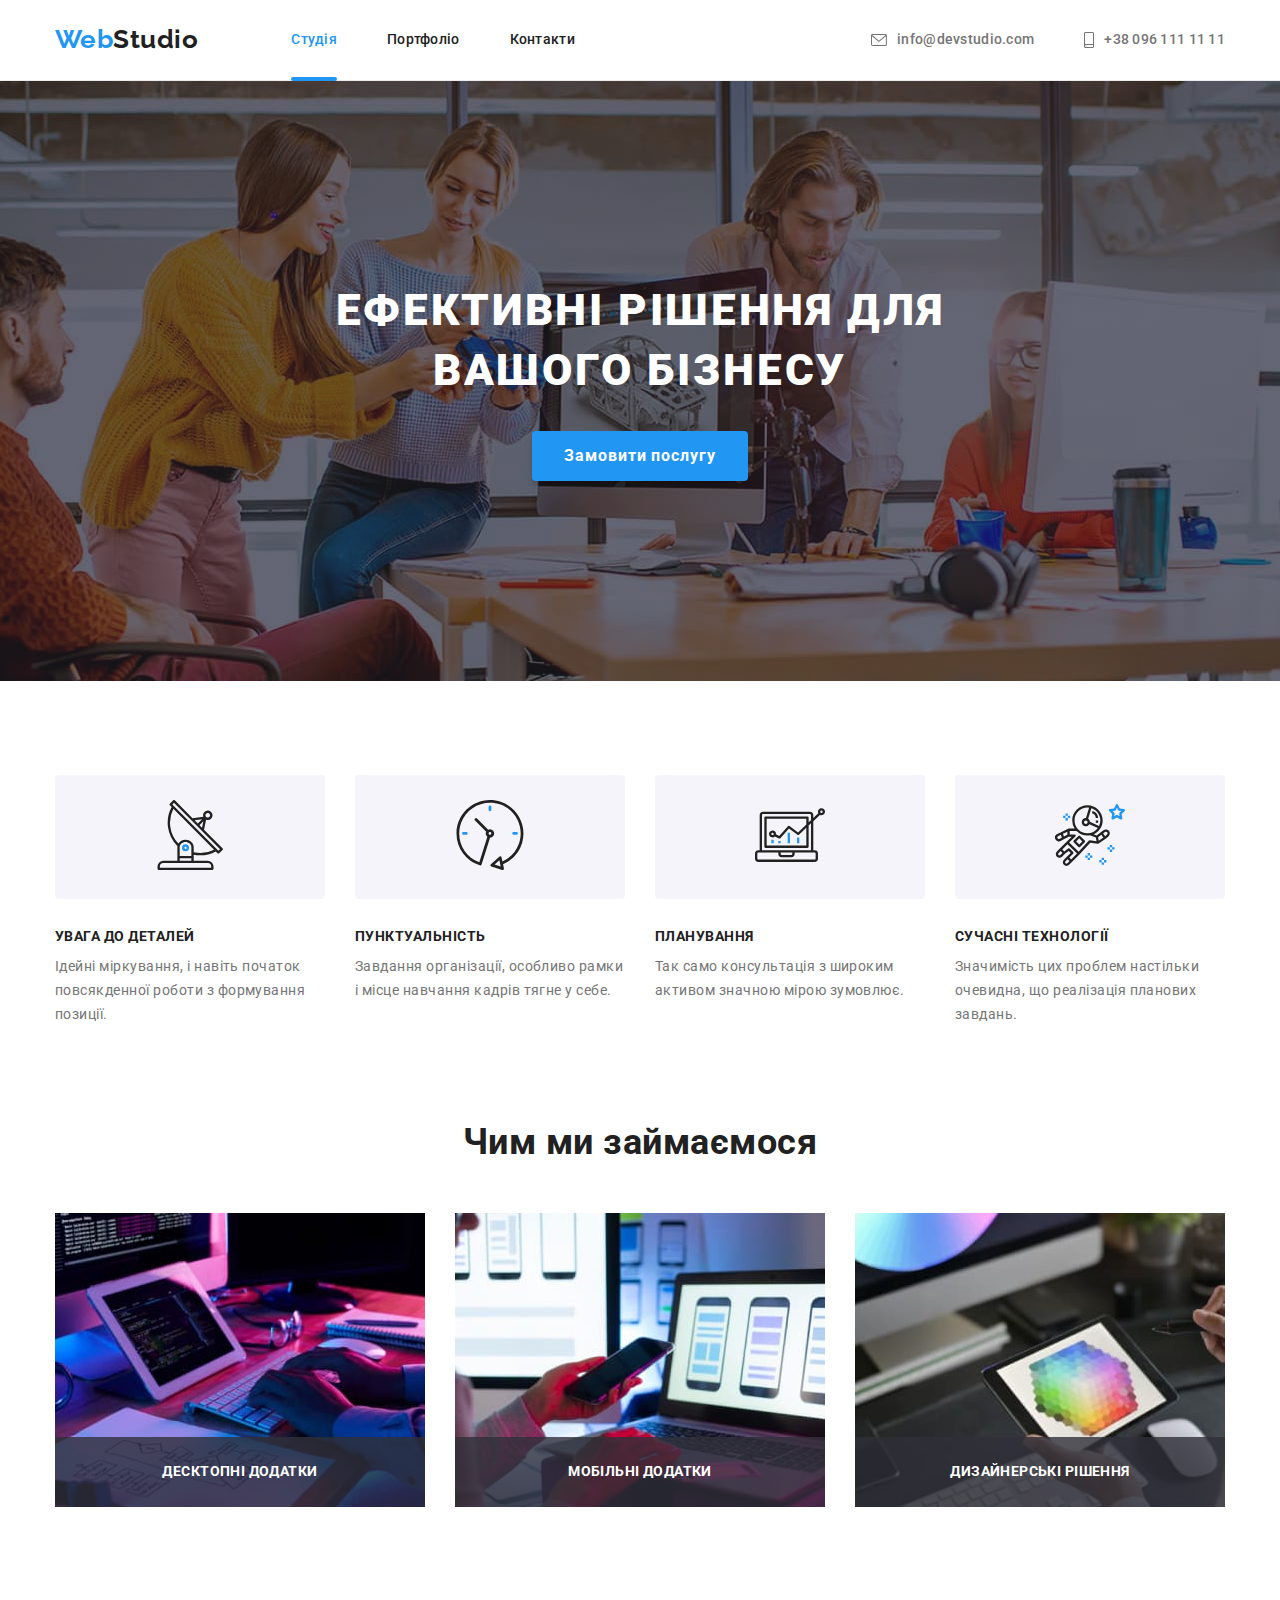
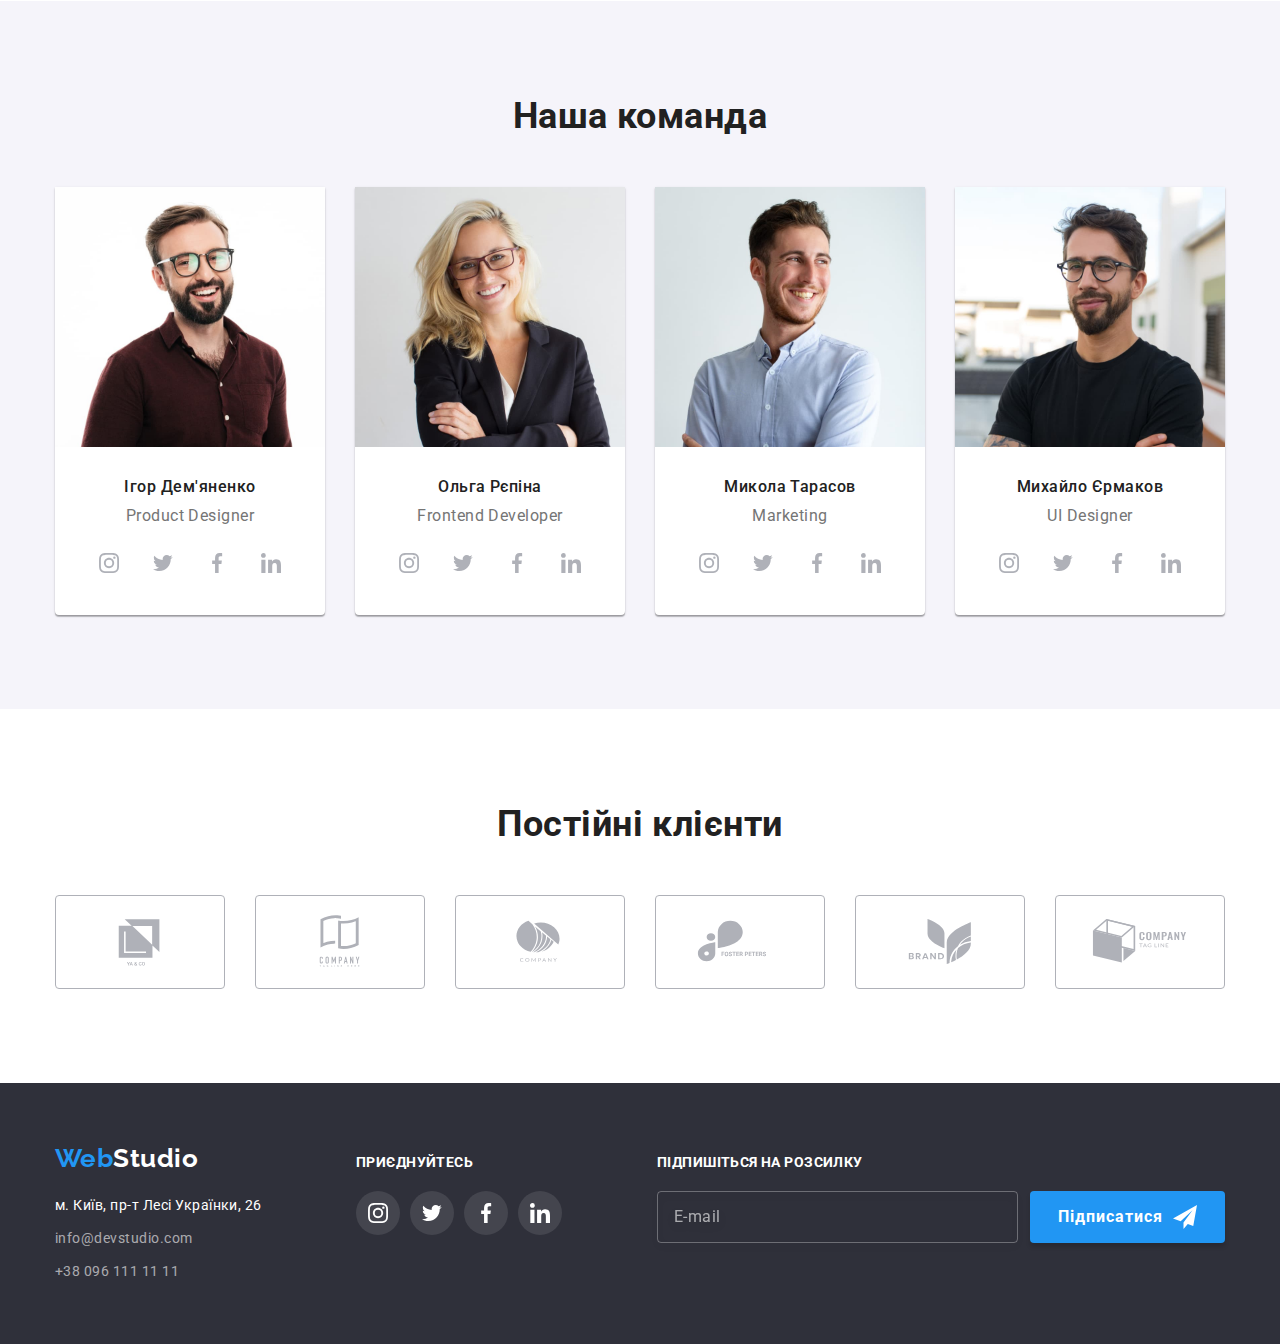
<file: index.html>
<!DOCTYPE html>
<html lang="uk">
  <head>
    <meta charset="UTF-8" />
    <meta http-equiv="X-UA-Compatible" content="IE=edge" />
    <meta name="viewport" content="width=device-width, initial-scale=1.0" />
    <title>Студія</title>
    <link rel="preconnect" href="https://fonts.googleapis.com" />
    <link rel="preconnect" href="https://fonts.gstatic.com" crossorigin />
    <link
      href="https://fonts.googleapis.com/css2?family=Raleway:wght@700&family=Roboto:wght@400;500;700;900&display=swap"
      rel="stylesheet"
    />
    <link
      rel="stylesheet"
      href="https://cdnjs.cloudflare.com/ajax/libs/modern-normalize/1.1.0/modern-normalize.min.css"
    />
    <link rel="stylesheet" href="./css/styles.css" />
  </head>
  <body>
    <header class="header">
      <div class="header-container container">
        <nav class="header-nav">
          <a class="header-logo logo" href="./index.html"> <span>Web</span>Studio</a>
          <ul class="header-list">
            <li class="header-list-item">
              <a class="header-link link current" href="./index.html">Студія</a>
            </li>
            <li class="header-list-item">
              <a class="header-link link" href="./portfolio.html">Портфоліо</a>
            </li>
            <li class="header-list-item">
              <a class="header-link link" href="./index.html">Контакти</a>
            </li>
          </ul>
        </nav>
        <div class="header-contacts">
          <a class="header-contact link" href="mailto:info@devstudio.com">
            <svg class="header-icon" width="16" height="12">
              <use href="./images/icons.svg#icon-envelope"></use>
            </svg>
            info@devstudio.com</a
          >
          <a class="header-contact link" href="tel:+380961111111">
            <svg class="header-icon" width="10" height="16">
              <use href="./images/icons.svg#icon-smartphone"></use>
            </svg>
            +38 096 111 11 11</a
          >
        </div>
      </div>
    </header>

    <main>
      <!-- Hero section -->
      <section class="hero">
        <h1 class="hero-title">Ефективні рішення для вашого бізнесу</h1>
        <button class="hero-btn btn" type="button" data-modal-open>Замовити послугу</button>
      </section>

      <!-- Features section -->
      <section class="features">
        <div class="container">
          <h2 class="visually-hidden">Особливості</h2>
          <ul class="features-list">
            <li class="features-item">
              <div class="features-thumb">
                <svg class="features-icon" width="70" height="70">
                  <use href="./images/icons.svg#icon-sputnik"></use>
                </svg>
              </div>
              <h3 class="features-title">УВАГА ДО ДЕТАЛЕЙ</h3>
              <p class="features-text">
                Ідейні міркування, і навіть початок повсякденної роботи з формування позиції.
              </p>
            </li>
            <li class="features-item">
              <div class="features-thumb">
                <svg class="features-icon" width="70" height="70">
                  <use href="./images/icons.svg#icon-clock"></use>
                </svg>
              </div>
              <h3 class="features-title">ПУНКТУАЛЬНІСТЬ</h3>
              <p class="features-text">
                Завдання організації, особливо рамки і місце навчання кадрів тягне у себе.
              </p>
            </li>
            <li class="features-item">
              <div class="features-thumb">
                <svg class="features-icon" width="70" height="70">
                  <use href="./images/icons.svg#icon-diagram"></use>
                </svg>
              </div>
              <h3 class="features-title">ПЛАНУВАННЯ</h3>
              <p class="features-text">
                Так само консультація з широким активом значною мірою зумовлює.
              </p>
            </li>
            <li class="features-item">
              <div class="features-thumb">
                <svg class="features-icon" width="70" height="70">
                  <use href="./images/icons.svg#icon-astronaut"></use>
                </svg>
              </div>
              <h3 class="features-title">СУЧАСНІ ТЕХНОЛОГІЇ</h3>
              <p class="features-text">
                Значимість цих проблем настільки очевидна, що реалізація планових завдань.
              </p>
            </li>
          </ul>
        </div>
      </section>

      <!-- What we do section -->
      <section class="activity section">
        <div class="container">
          <h2 class="title">Чим ми займаємося</h2>
          <ul class="activity-list">
            <li class="activity-item">
              <img
                class="activity-image"
                src="./images/studio/our-work/development.jpg"
                width="370"
                height="294"
                alt="Розробка веб-сайтів"
              />
              <p class="activity-desc">Десктопні додатки</p>
            </li>
            <li class="activity-item">
              <img
                class="activity-image"
                src="./images/studio/our-work/testing.jpg"
                width="370"
                height="294"
                alt="Тестування веб-сайтів"
              />
              <p class="activity-desc">Мобільні додатки</p>
            </li>
            <li class="activity-item">
              <img
                class="activity-image"
                src="./images/studio/our-work/design.jpg"
                width="370"
                height="294"
                alt="Створення дизайну веб-сайтів"
              />
              <p class="activity-desc">Дизайнерські рішення</p>
            </li>
          </ul>
        </div>
      </section>

      <!-- Our team section -->
      <section class="team section">
        <div class="container">
          <h2 class="title">Наша команда</h2>
          <ul class="team-list">
            <li class="team-item">
              <img
                class="team-image"
                src="./images/studio/team/ihor.jpg"
                width="270"
                height="260"
                alt="Ігор Дем'яненко"
              />
              <h3 class="team-member">Ігор Дем'яненко</h3>
              <p class="team-text">Product Designer</p>

              <ul class="socials">
                <li class="socials-item">
                  <a
                    class="socials-link"
                    href="./index.html"
                    target="_blank"
                    rel="noopener noreferrer nofollow"
                  >
                    <svg class="socials-icon" width="20" height="20">
                      <use href="./images/icons.svg#icon-instagram"></use>
                    </svg>
                  </a>
                </li>
                <li class="socials-item">
                  <a
                    class="socials-link"
                    href="./index.html"
                    target="_blank"
                    rel="noopener noreferrer nofollow"
                  >
                    <svg class="socials-icon" width="20" height="20">
                      <use href="./images/icons.svg#icon-twitter"></use>
                    </svg>
                  </a>
                </li>
                <li class="socials-item">
                  <a
                    class="socials-link"
                    href="./index.html"
                    target="_blank"
                    rel="noopener noreferrer nofollow"
                  >
                    <svg class="socials-icon" width="20" height="20">
                      <use href="./images/icons.svg#icon-facebook"></use>
                    </svg>
                  </a>
                </li>
                <li class="socials-item">
                  <a
                    class="socials-link"
                    href="./index.html"
                    target="_blank"
                    rel="noopener noreferrer nofollow"
                  >
                    <svg class="socials-icon" width="20" height="20">
                      <use href="./images/icons.svg#icon-linkedin"></use>
                    </svg>
                  </a>
                </li>
              </ul>
            </li>
            <li class="team-item">
              <img
                class="team-image"
                src="./images/studio/team/olha.jpg"
                width="270"
                height="260"
                alt="Ольга Рєпіна"
              />
              <h3 class="team-member">Ольга Рєпіна</h3>
              <p class="team-text">Frontend Developer</p>
              <ul class="socials">
                <li class="socials-item">
                  <a
                    class="socials-link"
                    href="./index.html"
                    target="_blank"
                    rel="noopener noreferrer nofollow"
                  >
                    <svg class="socials-icon" width="20" height="20">
                      <use href="./images/icons.svg#icon-instagram"></use>
                    </svg>
                  </a>
                </li>
                <li class="socials-item">
                  <a
                    class="socials-link"
                    href="./index.html"
                    target="_blank"
                    rel="noopener noreferrer nofollow"
                  >
                    <svg class="socials-icon" width="20" height="20">
                      <use href="./images/icons.svg#icon-twitter"></use>
                    </svg>
                  </a>
                </li>
                <li class="socials-item">
                  <a
                    class="socials-link"
                    href="./index.html"
                    target="_blank"
                    rel="noopener noreferrer nofollow"
                  >
                    <svg class="socials-icon" width="20" height="20">
                      <use href="./images/icons.svg#icon-facebook"></use>
                    </svg>
                  </a>
                </li>
                <li class="socials-item">
                  <a
                    class="socials-link"
                    href="./index.html"
                    target="_blank"
                    rel="noopener noreferrer nofollow"
                  >
                    <svg class="socials-icon" width="20" height="20">
                      <use href="./images/icons.svg#icon-linkedin"></use>
                    </svg>
                  </a>
                </li>
              </ul>
            </li>
            <li class="team-item">
              <img
                class="team-image"
                src="./images/studio/team/mykola.jpg"
                width="270"
                height="260"
                alt="Микола Тарасов"
              />
              <h3 class="team-member">Микола Тарасов</h3>
              <p class="team-text">Marketing</p>
              <ul class="socials">
                <li class="socials-item">
                  <a
                    class="socials-link"
                    href="./index.html"
                    target="_blank"
                    rel="noopener noreferrer nofollow"
                  >
                    <svg class="socials-icon" width="20" height="20">
                      <use href="./images/icons.svg#icon-instagram"></use>
                    </svg>
                  </a>
                </li>
                <li class="socials-item">
                  <a
                    class="socials-link"
                    href="./index.html"
                    target="_blank"
                    rel="noopener noreferrer nofollow"
                  >
                    <svg class="socials-icon" width="20" height="20">
                      <use href="./images/icons.svg#icon-twitter"></use>
                    </svg>
                  </a>
                </li>
                <li class="socials-item">
                  <a
                    class="socials-link"
                    href="./index.html"
                    target="_blank"
                    rel="noopener noreferrer nofollow"
                  >
                    <svg class="socials-icon" width="20" height="20">
                      <use href="./images/icons.svg#icon-facebook"></use>
                    </svg>
                  </a>
                </li>
                <li class="socials-item">
                  <a
                    class="socials-link"
                    href="./index.html"
                    target="_blank"
                    rel="noopener noreferrer nofollow"
                  >
                    <svg class="socials-icon" width="20" height="20">
                      <use href="./images/icons.svg#icon-linkedin"></use>
                    </svg>
                  </a>
                </li>
              </ul>
            </li>
            <li class="team-item">
              <img
                class="team-image"
                src="./images/studio/team/mykhailo.jpg"
                width="270"
                height="260"
                alt="Михайло Єрмаков"
              />
              <h3 class="team-member">Михайло Єрмаков</h3>
              <p class="team-text">UI Designer</p>
              <ul class="socials">
                <li class="socials-item">
                  <a
                    class="socials-link"
                    href="./index.html"
                    target="_blank"
                    rel="noopener noreferrer nofollow"
                  >
                    <svg class="socials-icon" width="20" height="20">
                      <use href="./images/icons.svg#icon-instagram"></use>
                    </svg>
                  </a>
                </li>
                <li class="socials-item">
                  <a
                    class="socials-link"
                    href="./index.html"
                    target="_blank"
                    rel="noopener noreferrer nofollow"
                  >
                    <svg class="socials-icon" width="20" height="20">
                      <use href="./images/icons.svg#icon-twitter"></use>
                    </svg>
                  </a>
                </li>
                <li class="socials-item">
                  <a
                    class="socials-link"
                    href="./index.html"
                    target="_blank"
                    rel="noopener noreferrer nofollow"
                  >
                    <svg class="socials-icon" width="20" height="20">
                      <use href="./images/icons.svg#icon-facebook"></use>
                    </svg>
                  </a>
                </li>
                <li class="socials-item">
                  <a
                    class="socials-link"
                    href="./index.html"
                    target="_blank"
                    rel="noopener noreferrer nofollow"
                  >
                    <svg class="socials-icon" width="20" height="20">
                      <use href="./images/icons.svg#icon-linkedin"></use>
                    </svg>
                  </a>
                </li>
              </ul>
            </li>
          </ul>
        </div>
      </section>

      <!-- Clients section -->
      <section class="clients section">
        <div class="container">
          <h2 class="title">Постійні клієнти</h2>
          <ul class="clients-list">
            <li class="clients-item">
              <a class="clients-link" href="./index.html">
                <svg class="clients-icon" width="106" height="60">
                  <use href="./images/icons.svg#icon-client-1"></use>
                </svg>
              </a>
            </li>
            <li class="clients-item">
              <a class="clients-link" href="./index.html">
                <svg class="clients-icon" width="106" height="60">
                  <use href="./images/icons.svg#icon-client-2"></use>
                </svg>
              </a>
            </li>
            <li class="clients-item">
              <a class="clients-link" href="./index.html">
                <svg class="clients-icon" width="106" height="60">
                  <use href="./images/icons.svg#icon-client-3"></use>
                </svg>
              </a>
            </li>
            <li class="clients-item">
              <a class="clients-link" href="./index.html">
                <svg class="clients-icon" width="106" height="60">
                  <use href="./images/icons.svg#icon-client-4"></use>
                </svg>
              </a>
            </li>
            <li class="clients-item">
              <a class="clients-link" href="./index.html">
                <svg class="clients-icon" width="106" height="60">
                  <use href="./images/icons.svg#icon-client-5"></use>
                </svg>
              </a>
            </li>
            <li class="clients-item">
              <a class="clients-link" href="./index.html">
                <svg class="clients-icon" width="106" height="60">
                  <use href="./images/icons.svg#icon-client-6"></use>
                </svg>
              </a>
            </li>
          </ul>
        </div>
      </section>
    </main>

    <footer class="footer">
      <div class="container">
        <div class="footer-wrap">
          <a class="footer-logo logo" href="./index.html"> <span>Web</span>Studio </a>
          <address class="footer-info">
            м. Київ, пр-т Лесі Українки, 26
            <a class="footer-link link" href="mailto:info@devstudio.com">info@devstudio.com</a>
            <a class="footer-link link" href="tel:+380961111111">+38 096 111 11 11</a>
          </address>
        </div>

        <div class="footer-wrap">
          <b class="footer-call">Приєднуйтесь</b>
          <ul class="socials">
            <li class="socials-item">
              <a
                class="socials-link"
                href="./index.html"
                target="_blank"
                rel="noopener noreferrer nofollow"
              >
                <svg class="socials-icon" width="20" height="20">
                  <use href="./images/icons.svg#icon-instagram"></use>
                </svg>
              </a>
            </li>
            <li class="socials-item">
              <a
                class="socials-link"
                href="./index.html"
                target="_blank"
                rel="noopener noreferrer nofollow"
              >
                <svg class="socials-icon" width="20" height="20">
                  <use href="./images/icons.svg#icon-twitter"></use>
                </svg>
              </a>
            </li>
            <li class="socials-item">
              <a
                class="socials-link"
                href="./index.html"
                target="_blank"
                rel="noopener noreferrer nofollow"
              >
                <svg class="socials-icon" width="20" height="20">
                  <use href="./images/icons.svg#icon-facebook"></use>
                </svg>
              </a>
            </li>
            <li class="socials-item">
              <a
                class="socials-link"
                href="./index.html"
                target="_blank"
                rel="noopener noreferrer nofollow"
              >
                <svg class="socials-icon" width="20" height="20">
                  <use href="./images/icons.svg#icon-linkedin"></use>
                </svg>
              </a>
            </li>
          </ul>
        </div>

        <div class="footer-wrap">
          <form class="footer-form">
            <b class="footer-call">Підпишіться на розсилку</b>
            <div class="footer-box">
              <input class="footer-email" type="email" name="email" placeholder="E-mail" required/>
              <button class="footer-button" type="submit">
                Підписатися
                <svg class="footer-icon" width="24" height="24">
                  <use href="./images/icons.svg#icon-form-send"></use>
                </svg>
              </button>
            </div>
          </form>
        </div>
      </div>
    </footer>

    <div class="backdrop is-hidden" data-modal>
      <div class="modal">
        <button class="modal-btn" type="button" data-modal-close>
          <svg class="modal-icon" width="18" height="18">
            <use href="./images/icons.svg#icon-cross"></use>
          </svg>
        </button>

        <form class="form">
          <h2 class="form-title">Залиште свої дані, ми вам передзвонимо</h2>

          <label class="form-field"
            ><span class="form-label">Ім'я</span>
            <div class="form-wrap">
              <input class="form-input" type="text" name="name" required />
              <svg class="form-icon" width="18" height="18">
                <use href="./images/icons.svg#icon-form-person"></use>
              </svg>
            </div>
          </label>

          <label class="form-field"
            ><span class="form-label">Телефон</span>
            <div class="form-wrap">
              <input
                class="form-input"
                type="tel"
                name="tel"
                maxlength="10"
                pattern="[0-9]{10}"
                title="0123456789"
                required
              />
              <svg class="form-icon" width="18" height="18">
                <use href="./images/icons.svg#icon-form-phone"></use>
              </svg>
            </div>
          </label>

          <label class="form-field"
            ><span class="form-label">Пошта</span>
            <div class="form-wrap">
              <input class="form-input" type="email" name="email" />
              <svg class="form-icon" width="18" height="18">
                <use href="./images/icons.svg#icon-form-email"></use>
              </svg>
            </div>
          </label>

          <label class="form-field"
            ><span class="form-label">Коментар</span>
            <textarea class="form-comment" name="comment" placeholder="Введіть текст"></textarea>
          </label>

          <label class="form-policy policy">
            <div class="policy-wrap">
              <input
                class="policy-checkbox visually-hidden"
                type="checkbox"
                name="policy"
                value="agree"
                required
              />

              <svg class="policy-icon" width="16" height="15">
                <use href="./images/icons.svg#icon-form-box"></use>
              </svg>
              <svg class="policy-icon" width="16" height="15">
                <use href="./images/icons.svg#icon-form-check"></use>
              </svg>
            </div>
            <p class="policy-label">
              Погоджуюся з розсилкою та приймаю <a class="policy-link" href="#">Умови договору</a>
            </p>
          </label>

          <button class="policy-btn btn" type="submit">Відправити</button>
        </form>
      </div>
    </div>

    <script src="./js/modal.js"></script>
  </body>
</html>
</file>
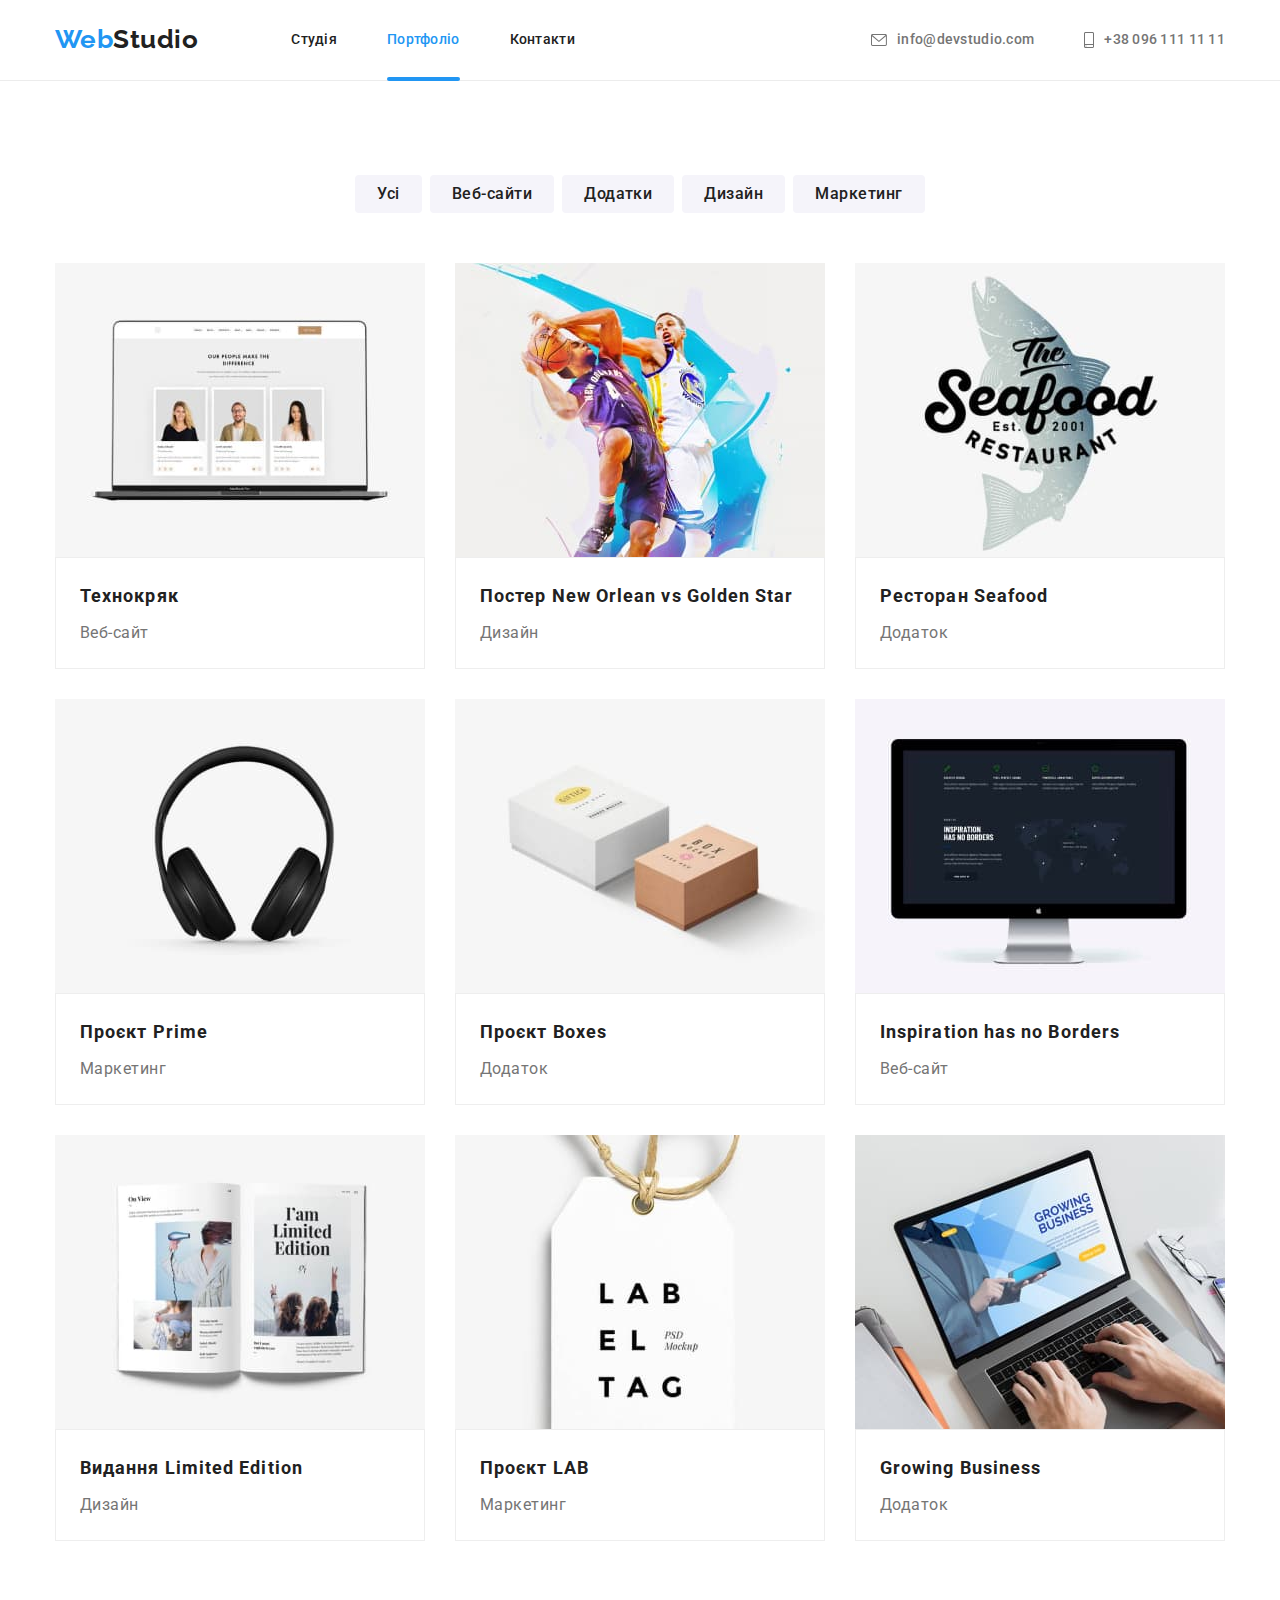
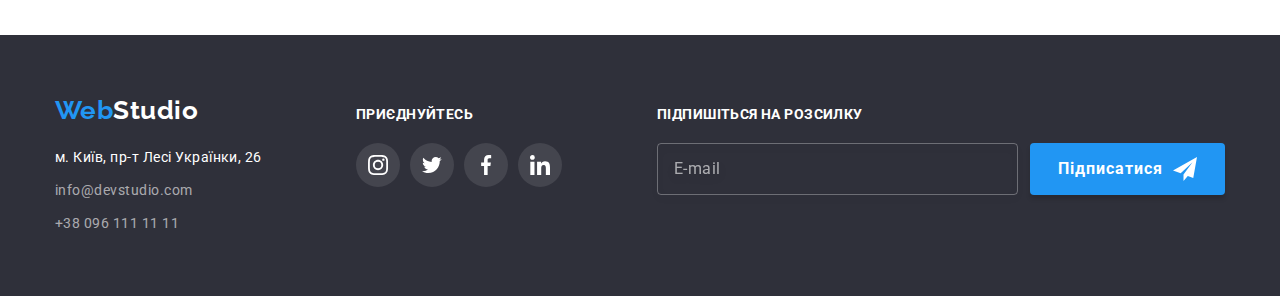
<file: portfolio.html>
<!DOCTYPE html>
<html lang="uk">
  <head>
    <meta charset="UTF-8" />
    <meta http-equiv="X-UA-Compatible" content="IE=edge" />
    <meta name="viewport" content="width=device-width, initial-scale=1.0" />
    <title>Портфоліо</title>
    <link rel="preconnect" href="https://fonts.googleapis.com" />
    <link rel="preconnect" href="https://fonts.gstatic.com" crossorigin />
    <link
      href="https://fonts.googleapis.com/css2?family=Raleway:wght@700&family=Roboto:wght@400;500;700;900&display=swap"
      rel="stylesheet"
    />
    <link
      rel="stylesheet"
      href="https://cdnjs.cloudflare.com/ajax/libs/modern-normalize/1.1.0/modern-normalize.min.css"
    />
    <link rel="stylesheet" href="./css/styles.css" />
  </head>
  <body>
    <header class="header">
      <div class="header-container container">
        <nav class="header-nav">
          <a class="header-logo logo" href="./index.html"> <span>Web</span>Studio</a>
          <ul class="header-list">
            <li class="header-list-item">
              <a class="header-link link" href="./index.html">Студія</a>
            </li>
            <li class="header-list-item">
              <a class="header-link link current" href="./portfolio.html">Портфоліо</a>
            </li>
            <li class="header-list-item">
              <a class="header-link link" href="./index.html">Контакти</a>
            </li>
          </ul>
        </nav>
        <div class="header-contacts">
          <a class="header-contact link" href="mailto:info@devstudio.com">
            <svg class="header-icon" width="16" height="12">
              <use href="./images/icons.svg#icon-envelope"></use>
            </svg>
            info@devstudio.com</a
          >
          <a class="header-contact link" href="tel:+380961111111">
            <svg class="header-icon" width="10" height="16">
              <use href="./images/icons.svg#icon-smartphone"></use>
            </svg>
            +38 096 111 11 11</a
          >
        </div>
      </div>
    </header>

    <main>
      <section class="gallery section">
        <div class="container">
          <h1 class="visually-hidden">Галерея</h1>
          <ul class="gallery-filters">
            <li class="gallery-filter">
              <button class="gallery-button" type="button">Усі</button>
            </li>
            <li class="gallery-filter">
              <button class="gallery-button" type="button">Веб-сайти</button>
            </li>
            <li class="gallery-filter">
              <button class="gallery-button" type="button">Додатки</button>
            </li>
            <li class="gallery-filter">
              <button class="gallery-button" type="button">Дизайн</button>
            </li>
            <li class="gallery-filter">
              <button class="gallery-button" type="button">Маркетинг</button>
            </li>
          </ul>
          <ul class="gallery-items">
            <li class="gallery-item">
              <a class="gallery-link" href="./index.html">
                <div class="gallery-thumb">
                  <img
                    class="gallery-image"
                    src="./images/portfolio/gallery-item-1.jpg"
                    alt="Приклад веб-сайту"
                    width="370"
                    height="294"
                  />
                  <div class="gallery-overlay">
                    Ресурс пропонує комплексні пропозиції з різним рівнем функціоналу та сервісів.
                    Все це дозволить відвідувачу отримати вичерпні відомості про компанію чи
                    приватну особу.
                  </div>
                </div>
                <div class="gallery-details">
                  <h2 class="gallery-subtitle">Технокряк</h2>
                  <p class="gallery-description">Веб-сайт</p>
                </div>
              </a>
            </li>
            <li class="gallery-item">
              <a class="gallery-link" href="./index.html">
                <div class="gallery-thumb">
                  <img
                    class="gallery-image"
                    src="./images/portfolio/gallery-item-2.jpg"
                    alt="Приклад дизайну"
                    width="370"
                    height="294"
                  />
                  <div class="gallery-overlay">
                    Ресурс пропонує комплексні пропозиції з різним рівнем функціоналу та сервісів.
                    Все це дозволить відвідувачу отримати вичерпні відомості про компанію чи
                    приватну особу.
                  </div>
                </div>
                <div class="gallery-details">
                  <h2 class="gallery-subtitle">
                    Постер <span lang="en">New Orlean vs Golden Star</span>
                  </h2>
                  <p class="gallery-description">Дизайн</p>
                </div>
              </a>
            </li>
            <li class="gallery-item">
              <a class="gallery-link" href="./index.html">
                <div class="gallery-thumb">
                  <img
                    class="gallery-image"
                    src="./images/portfolio/gallery-item-3.jpg"
                    alt="Приклад додатку"
                    width="370"
                    height="294"
                  />
                  <div class="gallery-overlay">
                    Ресурс пропонує комплексні пропозиції з різним рівнем функціоналу та сервісів.
                    Все це дозволить відвідувачу отримати вичерпні відомості про компанію чи
                    приватну особу.
                  </div>
                </div>
                <div class="gallery-details">
                  <h2 class="gallery-subtitle">Ресторан <span lang="en">Seafood</span></h2>
                  <p class="gallery-description">Додаток</p>
                </div>
              </a>
            </li>
            <li class="gallery-item">
              <a class="gallery-link" href="./index.html">
                <div class="gallery-thumb">
                  <img
                    class="gallery-image"
                    src="./images/portfolio/gallery-item-4.jpg"
                    alt="Приклад маркетингу"
                    width="370"
                    height="294"
                  />
                  <div class="gallery-overlay">
                    Ресурс пропонує комплексні пропозиції з різним рівнем функціоналу та сервісів.
                    Все це дозволить відвідувачу отримати вичерпні відомості про компанію чи
                    приватну особу.
                  </div>
                </div>
                <div class="gallery-details">
                  <h2 class="gallery-subtitle">Проєкт <span lang="en">Prime</span></h2>
                  <p class="gallery-description">Маркетинг</p>
                </div>
              </a>
            </li>
            <li class="gallery-item">
              <a class="gallery-link" href="./index.html">
                <div class="gallery-thumb">
                  <img
                    class="gallery-image"
                    src="./images/portfolio/gallery-item-5.jpg"
                    alt="Приклад додатку"
                    width="370"
                    height="294"
                  />
                  <div class="gallery-overlay">
                    Ресурс пропонує комплексні пропозиції з різним рівнем функціоналу та сервісів.
                    Все це дозволить відвідувачу отримати вичерпні відомості про компанію чи
                    приватну особу.
                  </div>
                </div>
                <div class="gallery-details">
                  <h2 class="gallery-subtitle">Проєкт <span lang="en">Boxes</span></h2>
                  <p class="gallery-description">Додаток</p>
                </div>
              </a>
            </li>
            <li class="gallery-item">
              <a class="gallery-link" href="./index.html">
                <div class="gallery-thumb">
                  <img
                    class="gallery-image"
                    src="./images/portfolio/gallery-item-6.jpg"
                    alt="Приклад веб-сайту"
                    width="370"
                    height="294"
                  />
                  <div class="gallery-overlay">
                    Ресурс пропонує комплексні пропозиції з різним рівнем функціоналу та сервісів.
                    Все це дозволить відвідувачу отримати вичерпні відомості про компанію чи
                    приватну особу.
                  </div>
                </div>
                <div class="gallery-details">
                  <h2 class="gallery-subtitle" lang="en">Inspiration has no Borders</h2>
                  <p class="gallery-description">Веб-сайт</p>
                </div>
              </a>
            </li>
            <li class="gallery-item">
              <a class="gallery-link" href="./index.html">
                <div class="gallery-thumb">
                  <img
                    class="gallery-image"
                    src="./images/portfolio/gallery-item-7.jpg"
                    alt="Приклад дизайну"
                    width="370"
                    height="294"
                  />
                  <div class="gallery-overlay">
                    Ресурс пропонує комплексні пропозиції з різним рівнем функціоналу та сервісів.
                    Все це дозволить відвідувачу отримати вичерпні відомості про компанію чи
                    приватну особу.
                  </div>
                </div>
                <div class="gallery-details">
                  <h2 class="gallery-subtitle">Видання <span lang="en">Limited Edition</span></h2>
                  <p class="gallery-description">Дизайн</p>
                </div>
              </a>
            </li>
            <li class="gallery-item">
              <a class="gallery-link" href="./index.html">
                <div class="gallery-thumb">
                  <img
                    class="gallery-image"
                    src="./images/portfolio/gallery-item-8.jpg"
                    alt="Приклад маркетингу"
                    width="370"
                    height="294"
                  />
                  <div class="gallery-overlay">
                    Ресурс пропонує комплексні пропозиції з різним рівнем функціоналу та сервісів.
                    Все це дозволить відвідувачу отримати вичерпні відомості про компанію чи
                    приватну особу.
                  </div>
                </div>
                <div class="gallery-details">
                  <h2 class="gallery-subtitle">Проєкт <span lang="en">LAB</span></h2>
                  <p class="gallery-description">Маркетинг</p>
                </div>
              </a>
            </li>
            <li class="gallery-item">
              <a class="gallery-link" href="./index.html">
                <div class="gallery-thumb">
                  <img
                    class="gallery-image"
                    src="./images/portfolio/gallery-item-9.jpg"
                    alt="Приклад додатку"
                    width="370"
                    height="294"
                  />
                  <div class="gallery-overlay">
                    Ресурс пропонує комплексні пропозиції з різним рівнем функціоналу та сервісів.
                    Все це дозволить відвідувачу отримати вичерпні відомості про компанію чи
                    приватну особу.
                  </div>
                </div>
                <div class="gallery-details">
                  <h2 class="gallery-subtitle" lang="en">Growing Business</h2>
                  <p class="gallery-description">Додаток</p>
                </div>
              </a>
            </li>
          </ul>
        </div>
      </section>
    </main>

    <footer class="footer">
      <div class="container">
        <div class="footer-wrap">
          <a class="footer-logo logo" href="./index.html"> <span>Web</span>Studio </a>
          <address class="footer-info">
            м. Київ, пр-т Лесі Українки, 26
            <a class="footer-link link" href="mailto:info@devstudio.com">info@devstudio.com</a>
            <a class="footer-link link" href="tel:+380961111111">+38 096 111 11 11</a>
          </address>
        </div>

        <div class="footer-wrap">
          <b class="footer-call">Приєднуйтесь</b>
          <ul class="socials">
            <li class="socials-item">
              <a
                class="socials-link"
                href="./index.html"
                target="_blank"
                rel="noopener noreferrer nofollow"
              >
                <svg class="socials-icon" width="20" height="20">
                  <use href="./images/icons.svg#icon-instagram"></use>
                </svg>
              </a>
            </li>
            <li class="socials-item">
              <a
                class="socials-link"
                href="./index.html"
                target="_blank"
                rel="noopener noreferrer nofollow"
              >
                <svg class="socials-icon" width="20" height="20">
                  <use href="./images/icons.svg#icon-twitter"></use>
                </svg>
              </a>
            </li>
            <li class="socials-item">
              <a
                class="socials-link"
                href="./index.html"
                target="_blank"
                rel="noopener noreferrer nofollow"
              >
                <svg class="socials-icon" width="20" height="20">
                  <use href="./images/icons.svg#icon-facebook"></use>
                </svg>
              </a>
            </li>
            <li class="socials-item">
              <a
                class="socials-link"
                href="./index.html"
                target="_blank"
                rel="noopener noreferrer nofollow"
              >
                <svg class="socials-icon" width="20" height="20">
                  <use href="./images/icons.svg#icon-linkedin"></use>
                </svg>
              </a>
            </li>
          </ul>
        </div>

        <div class="footer-wrap">
          <form class="footer-form">
            <b class="footer-call">Підпишіться на розсилку</b>
            <div class="footer-box">
              <input class="footer-email" type="email" name="email" placeholder="E-mail" required />
              <button class="footer-button" type="submit">
                Підписатися
                <svg class="footer-icon" width="24" height="24">
                  <use href="./images/icons.svg#icon-form-send"></use>
                </svg>
              </button>
            </div>
          </form>
        </div>
      </div>
    </footer>
  </body>
</html>
</file>
<file: css/styles.css>
:root {
  --primary-color: #212121;
  --accent-color: #2196f3;
  --secondary-color: #757575;
  --tertiary-color: #ffffff;
  --quaternary-color: rgba(255, 255, 255, 0.6);
  --primary-background-color: #2f303a;
  --accent-background-color: #188ce8;
  --secondary-background-color: #f5f4fa;
  --overlay-background-color: rgba(33, 150, 243, 0.9);
  --backdrop-background-color: rgba(0, 0, 0, 0.2);
  --fill-color: #afb1b8;

  --btn-shadow: 0px 4px 4px rgba(0, 0, 0, 0.15);
  --team-item-shadow: 0px 1px 3px rgba(0, 0, 0, 0.12), 0px 1px 1px rgba(0, 0, 0, 0.14),
    0px 2px 1px rgba(0, 0, 0, 0.2);
  --button-shadow: 0px 3px 1px rgba(0, 0, 0, 0.1), 0px 1px 2px rgba(0, 0, 0, 0.08),
    0px 2px 2px rgba(0, 0, 0, 0.12);
  --gallery-item-shadow: 0px 1px 1px rgba(0, 0, 0, 0.12), 0px 4px 4px rgba(0, 0, 0, 0.06),
    1px 4px 6px rgba(0, 0, 0, 0.16);
  --modal-shadow: 0px 1px 3px rgba(0, 0, 0, 0.12), 0px 1px 1px rgba(0, 0, 0, 0.14),
    0px 2px 1px rgba(0, 0, 0, 0.2);

  --items-amount: 4;
  --gap-size: 30px;
  --gallery-item-gap: 30px;
}

h1,
h2,
h3,
h4,
h5,
h6,
ul,
p {
  margin: 0;
}
ul {
  padding: 0;
  list-style: none;
}
a {
  text-decoration: none;
  color: inherit;
}
button {
  font-family: inherit;
  border: none;
}

body {
  font-family: 'Roboto', sans-serif;
  color: var(--primary-color);
  letter-spacing: 0.03em;
}

/*! General classes */
.container {
  max-width: 1200px;
  padding: 0 15px;
  margin: 0 auto;
}
.link {
  color: var(--primary-color);

  transition: color 250ms cubic-bezier(0.4, 0, 0.2, 1);
}
.link:hover,
.link:focus,
.current {
  color: var(--accent-color);
}
.logo {
  font-family: 'Raleway', sans-serif;
  font-size: 26px;
  font-weight: 700;
  line-height: 1.19;
}
.logo span {
  color: var(--accent-color);
}

.section {
  padding: 94px 0;
}

/* Studio page */
/*! Header */
.header {
  border-bottom: 1px solid #ececec;
  background-color: var(--tertiary-color);
}
.header-container {
  display: flex;
  /*   align-items: center; */
}
.header-nav {
  display: flex;
}
.header-logo {
  padding-top: 24px;
  padding-bottom: 25px;
  margin-right: 93px;
  color: var(--primary-color);
}
.header-list {
  display: flex;
}
.header-list-item {
  display: flex;
  position: relative;
}
.header-list-item:not(:last-child) {
  margin-right: 50px;
}
.header-link,
.header-contact {
  display: flex;
  align-items: center;

  font-weight: 500;
  font-size: 14px;
  line-height: 1.14;
  letter-spacing: 0.02em;
}
.header-link.current::after {
  position: absolute;
  left: 0;
  bottom: -1px;

  content: '';
  width: 100%;
  height: 4px;

  border-radius: 2px;
  background-color: var(--accent-color);
}

.header-contacts {
  display: flex;
  margin-left: auto;
}
.header-contact {
  color: var(--secondary-color);
}
.header-contact:first-child {
  margin-right: 50px;
}
.header-icon {
  margin-right: 10px;
  fill: currentColor;
}

/*! Hero section */
.hero {
  max-width: 1600px;
  min-height: 600px;
  margin: 0 auto;
  padding: 200px 0;

  text-align: center;

  background-color: var(--primary-background-color);
  background-image: linear-gradient(rgba(47, 48, 58, 0.4), rgba(47, 48, 58, 0.4)),
    url(../images/studio/hero.jpg);
  background-repeat: no-repeat;
  background-position: center;
  background-size: cover;
}
.hero-title {
  width: 696px;
  margin: 0 auto 30px;

  font-weight: 900;
  font-size: 44px;
  line-height: 1.36;
  letter-spacing: 0.06em;
  text-transform: uppercase;
  color: var(--tertiary-color);
}

.hero-btn {
  padding: 10px 32px;
}

.btn {
  font-weight: 700;
  line-height: 1.88;
  letter-spacing: 0.06em;
  border-radius: 4px;
  color: var(--tertiary-color);

  background-color: var(--accent-color);
  box-shadow: var(--btn-shadow);

  transition: background-color 250ms cubic-bezier(0.4, 0, 0.2, 1);

  cursor: pointer;
}

.btn:hover,
.btn:focus {
  background-color: var(--accent-background-color);
}

/*!  Features section  */
.visually-hidden {
  position: absolute;
  white-space: nowrap;
  width: 1px;
  height: 1px;
  overflow: hidden;
  border: 0;
  padding: 0;
  clip: rect(0 0 0 0);
  clip-path: inset(50%);
  margin: -1px;
}
.features {
  padding-top: 94px;
}
.features-list {
  display: flex;
}
.features-item {
  flex-basis: calc((100% - (var(--items-amount) - 1) * var(--gap-size)) / var(--items-amount));
}
.features-item:not(:last-child) {
  margin-right: var(--gap-size);
}
.features-thumb {
  padding: 25px 0;
  margin-bottom: 30px;

  text-align: center;
  border-radius: 4px;
  background-color: var(--secondary-background-color);
}
.features-title {
  margin-bottom: 10px;

  font-size: 14px;
  font-weight: 700;
  line-height: 1.14;
  text-transform: uppercase;
}
.features-text {
  font-size: 14px;
  line-height: 1.71;
  color: var(--secondary-color);
}

/*! What we do section */

.title {
  margin-bottom: 50px;
  font-weight: 700;
  font-size: 36px;
  line-height: 1.17;
  text-align: center;
}
.activity-list {
  display: flex;
}
.activity-item {
  position: relative;
}
.activity-item:not(:last-child) {
  margin-right: 30px;
}
.activity-image {
  display: block;
}
.activity-desc {
  position: absolute;
  left: 0;
  bottom: 0;

  width: 100%;
  padding: 27px 0;

  font-weight: 700;
  font-size: 14px;
  line-height: 1.14;
  text-align: center;
  letter-spacing: 0.03em;
  text-transform: uppercase;

  color: var(--tertiary-color);
  background-color: rgba(47, 48, 58, 0.8);
}

/*! Our team section */
.team {
  background-color: var(--secondary-background-color);
}
.team-list {
  display: flex;
}
.team-item {
  padding-bottom: 30px;
  background: var(--tertiary-color);
  border-radius: 0px 0px 4px 4px;
  box-shadow: var(--team-item-shadow);
}
.team-item:not(:last-child) {
  margin-right: 30px;
}
.team-image {
  margin-bottom: 30px;
  display: block;
}
.team-member {
  margin-bottom: 10px;
  font-weight: 500;
  font-size: 16px;
  line-height: 1.19;
  text-align: center;
}
.team-text {
  margin-bottom: 16px;

  font-weight: 400;
  line-height: 1.19;
  text-align: center;
  color: var(--secondary-color);
}
.socials {
  display: flex;
  justify-content: center;
  column-gap: 10px;
}
.socials-link {
  display: flex;
  justify-content: center;
  align-items: center;
  width: 44px;
  height: 44px;

  color: var(--fill-color);
  border-radius: 50%;

  transition: color 250ms cubic-bezier(0.4, 0, 0.2, 1),
    background-color 250ms cubic-bezier(0.4, 0, 0.2, 1);
}
.socials-link:hover,
.socials-link:focus {
  color: var(--tertiary-color);
  background-color: var(--accent-color);
}
.socials-link > .socials-icon {
  fill: currentColor;
}

/*! Clients section */
.clients-list {
  display: flex;
  flex-wrap: wrap;
  gap: var(--gap-size);
}
.clients-item {
  --items-amount: 6;
  flex-basis: calc((100% - (var(--items-amount) - 1) * var(--gap-size)) / var(--items-amount));
}

.clients-link {
  display: flex;
  padding: 16px 0;
  justify-content: center;
  align-items: center;

  color: var(--fill-color);
  border: 1px solid currentColor;
  border-radius: 4px;

  transition: color 250ms cubic-bezier(0.4, 0, 0.2, 1);
}
.clients-link:hover,
.clients-link:focus {
  color: var(--accent-color);
}
.clients-link > .clients-icon {
  fill: currentColor;
}

/*! footer */
.footer {
  padding: 60px 0;
  background-color: var(--primary-background-color);
}

.footer > .container {
  display: flex;
  align-items: baseline;
}

.footer-wrap:nth-child(1) {
  margin-right: 70px;
}
.footer-wrap:nth-child(2) {
  margin-right: 95px;
}
.footer-wrap:nth-child(3) {
  flex-grow: 1;
}

.footer-info {
  width: 231px;

  font-style: normal;
  font-size: 14px;
  line-height: 1.71;
  color: var(--tertiary-color);
}

.footer-logo {
  display: block;
  margin-bottom: 20px;
  color: var(--tertiary-color);
}

.footer-link {
  display: block;
  font-size: 14px;
  line-height: 1.71;
  color: var(--quaternary-color);
}

.footer-link:first-child {
  margin: 9px 0;
}

.footer-call {
  display: block;
  margin-bottom: 20px;

  font-size: 14px;
  line-height: 1.14;
  letter-spacing: 0.03em;
  text-transform: uppercase;

  color: var(--tertiary-color);
}

.footer-wrap .socials-link {
  background-color: rgba(255, 255, 255, 0.1);
}

.footer-wrap .socials-link:hover,
.footer-wrap .socials-link:focus {
  background-color: var(--accent-color);
}

.footer-wrap .socials-icon {
  fill: var(--tertiary-color);
}

.footer-box {
  display: flex;
}
.footer-email {
  flex-grow: 1;
  padding: 15px 16px;
  margin-right: 12px;

  font-weight: 400;
  font-size: 16px;
  line-height: 1.25;
  letter-spacing: 0.03em;
  color: var(--quaternary-color);

  border: 1px solid rgba(255, 255, 255, 0.3);
  filter: drop-shadow(0px 4px 4px rgba(0, 0, 0, 0.15));
  border-radius: 4px;
  background-color: transparent;

  outline: none;
}

.footer-email::placeholder {
  font-weight: inherit;
  font-size: inherit;
  line-height: inherit;
  letter-spacing: inherit;
  color: inherit;
}

.footer-button {
  display: flex;
  align-items: center;
  padding: 10px 28px;

  font-weight: 700;
  font-size: 16px;
  line-height: 1.88;
  letter-spacing: 0.06em;

  color: var(--tertiary-color);
  box-shadow: 0px 4px 4px rgba(0, 0, 0, 0.15);
  border-radius: 4px;
  background-color: var(--accent-color);

  cursor: pointer;

  transition: background-color 250ms cubic-bezier(0.4, 0, 0.2, 1);
}

.footer-button:hover,
.footer-button:focus {
  background-color: var(--accent-background-color);
}

.footer-icon {
  margin-left: 10px;
}

/*! Modal */
.backdrop {
  position: fixed;
  top: 0;
  left: 0;

  width: 100vw;
  height: 100vh;

  background-color: var(--backdrop-background-color);

  transition: opacity 250ms cubic-bezier(0.4, 0, 0.2, 1);
}

.is-hidden {
  opacity: 0;
  pointer-events: none;
  visibility: hidden;
}

.modal {
  position: absolute;
  top: 50%;
  left: 50%;

  padding: 40px;
  width: 528px;
  box-shadow: var(--modal-shadow);
  border-radius: 4px;
  background-color: var(--tertiary-color);

  transform: translate(-50%, -50%) scale(1);
  transition: transform 250ms cubic-bezier(0.4, 0, 0.2, 1);
}

.backdrop.is-hidden .modal {
  transform: translate(-50%, -50%) scale(0.75);
}

.modal-btn {
  position: absolute;
  top: 8px;
  right: 8px;

  width: 30px;
  height: 30px;
  display: flex;
  justify-content: center;
  align-items: center;

  border: 1px solid rgba(0, 0, 0, 0.1);
  border-radius: 50%;
  background-color: transparent;

  cursor: pointer;
  transition: fill 250ms cubic-bezier(0.4, 0, 0.2, 1);
}

.modal-btn:hover,
.modal-btn:focus {
  fill: var(--accent-color);
}

.form-title {
  margin-bottom: 12px;

  font-weight: 700;
  font-size: 20px;
  line-height: 1.15;
  text-align: center;
  letter-spacing: 0.03em;

  color: var(--primary-color);
}

.form-field {
  display: flex;
  flex-direction: column;
  margin-bottom: 10px;

  font-size: 12px;
  line-height: 1.17;
  letter-spacing: 0.01em;

  color: var(--secondary-color);
}

.form > .form-field:nth-of-type(4) {
  margin-bottom: 20px;
}

.form-label {
  margin-bottom: 4px;
}

.form-wrap {
  position: relative;
}

.form-input {
  width: 100%;
  height: 40px;
  padding: 0px 42px;

  border: 1px solid rgba(33, 33, 33, 0.2);
  border-radius: 4px;
  outline: none;
  transition: border-color 250ms cubic-bezier(0.4, 0, 0.2, 1);
}
.form-field:focus-within .form-input,
.form-field:focus-within .form-comment {
  border-color: var(--accent-color);
}

.form-icon {
  position: absolute;
  left: 12px;
  top: 50%;
  transform: translateY(-50%);

  transition: fill 250ms cubic-bezier(0.4, 0, 0.2, 1);
}
.form-field:focus-within .form-icon {
  fill: var(--accent-color);
}

.form-comment {
  height: 120px;
  padding: 12px 16px;

  border: 1px solid rgba(33, 33, 33, 0.2);
  border-radius: 4px;
  resize: none;

  font-size: 12px;
  line-height: 1.17;
  letter-spacing: 0.01em;
  outline: none;

  transition: border-color 250ms cubic-bezier(0.4, 0, 0.2, 1);
}

.form-comment::placeholder {
  color: rgba(117, 117, 117, 0.5);
}

.policy {
  position: relative;

  margin-bottom: 30px;
  display: flex;
  justify-content: center;
  align-items: center;
}

.policy-label {
  text-align: center;
  font-size: 14px;
  line-height: 1.71;
  letter-spacing: 0.03em;

  color: var(--secondary-color);
}

.policy-link {
  color: var(--accent-color);
  text-decoration: underline;
}

.policy-wrap {
  position: relative;
}

.policy-icon {
  margin-right: 7px;
  transition: opacity 250ms cubic-bezier(0.4, 0, 0.2, 1);
}

.policy-icon:nth-of-type(2) {
  position: absolute;
  left: 0;

  opacity: 0;
}

.policy-checkbox:checked ~ .policy-icon:nth-of-type(2) {
  opacity: 1;
}

.policy-btn {
  display: block;
  margin: 0 auto;
  padding: 10px 52px;
}

/*! Portfolio page */

.gallery {
  background-color: var(--tertiary-color);
}
.gallery-filters {
  margin-bottom: 50px;
  display: flex;
  justify-content: center;
}
.gallery-filter:not(:last-child) {
  margin-right: 8px;
}
.gallery-button {
  padding: 6px 22px;

  font-weight: 500;
  font-size: 16px;
  line-height: 1.63;
  letter-spacing: 0.03em;
  color: var(--primary-color);

  border-radius: 4px;
  background-color: var(--secondary-background-color);

  transition: color 250ms cubic-bezier(0.4, 0, 0.2, 1),
    background-color 250ms cubic-bezier(0.4, 0, 0.2, 1),
    box-shadow 250ms cubic-bezier(0.4, 0, 0.2, 1);

  cursor: pointer;
}
.gallery-button:hover,
.gallery-button:focus {
  color: var(--tertiary-color);
  background-color: var(--accent-color);
  box-shadow: var(--button-shadow);
}
.gallery-items {
  display: flex;
  flex-wrap: wrap;
  margin-top: calc(-1 * var(--gallery-item-gap));
  margin-left: calc(-1 * var(--gallery-item-gap));
}
.gallery-item {
  margin-top: var(--gallery-item-gap);
  margin-left: var(--gallery-item-gap);
  flex-basis: calc((100% / 3 - var(--gallery-item-gap)));
}
.gallery-link {
  display: block;

  transition: box-shadow 250ms cubic-bezier(0.4, 0, 0.2, 1);
}
.gallery-link:hover,
.gallery-link:focus {
  box-shadow: var(--gallery-item-shadow);
}

.gallery-link:hover .gallery-overlay,
.gallery-link:focus .gallery-overlay {
  transform: translateY(0);
}

.gallery-thumb {
  position: relative;
  overflow: hidden;
}

.gallery-image {
  max-width: 100%;
  display: block;
}

.gallery-overlay {
  position: absolute;
  left: 0;
  top: 0;

  width: 100%;
  height: 100%;
  padding: 24px;
  display: flex;
  align-items: center;

  font-size: 18px;
  line-height: 1.56;
  letter-spacing: 0.03em;
  color: var(--tertiary-color);

  background-color: var(--overlay-background-color);

  transform: translateY(100%);
  transition: transform 250ms cubic-bezier(0.4, 0, 0.2, 1);
}

.gallery-details {
  padding: 20px 24px;
  border: 1px solid #eeeeee;
}
.gallery-subtitle {
  margin-bottom: 4px;
  font-weight: 700;
  font-size: 18px;
  line-height: 2;
  letter-spacing: 0.06em;
  color: var(--primary-color);
}
.gallery-description {
  font-weight: 400;
  font-size: 16px;
  line-height: 1.88;
  letter-spacing: 0.03em;
  color: var(--secondary-color);
}
</file>
